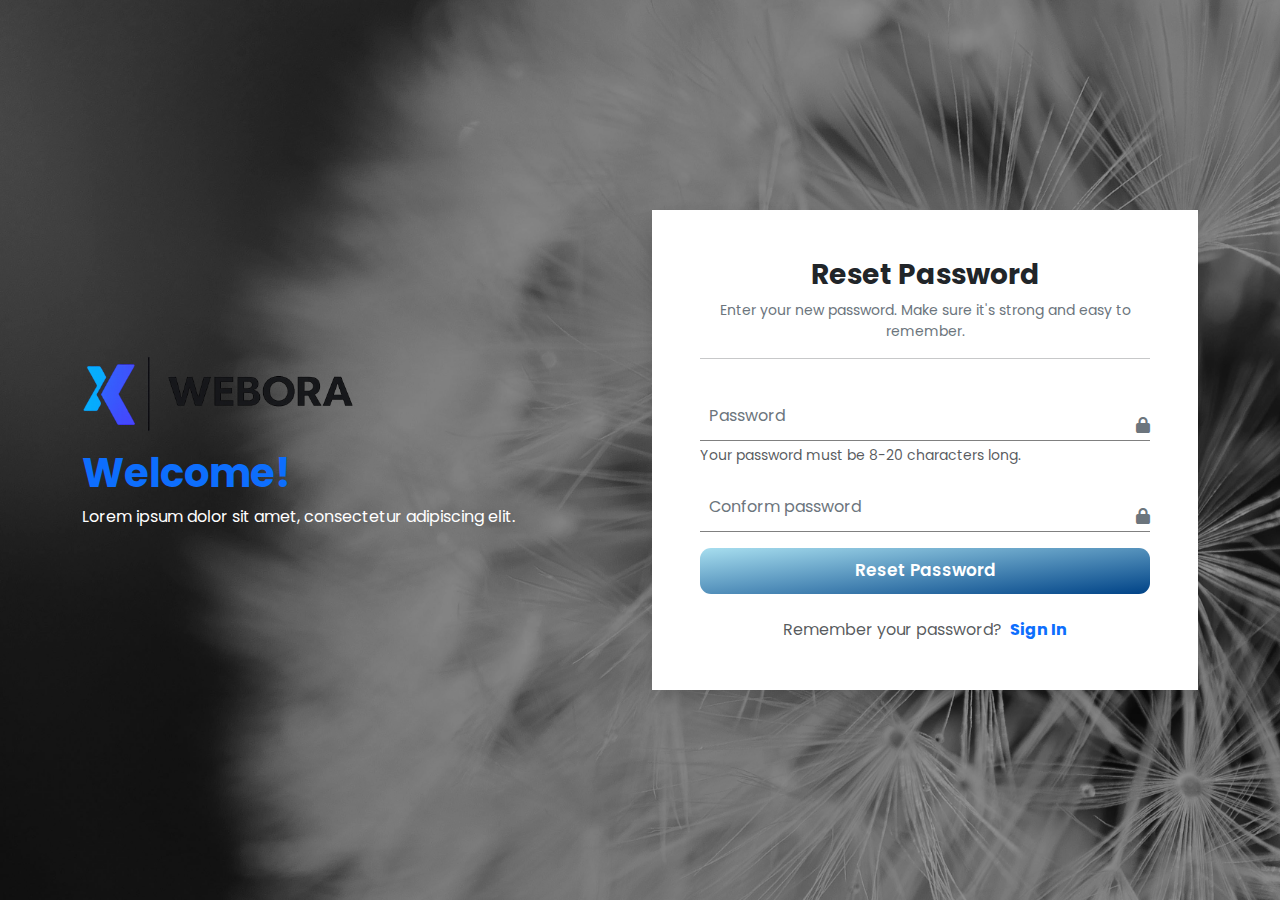
<file: index.html>
<!DOCTYPE html>
<html lang="en">
<head>
    <!-- Page Title -->
    <title>Reset Password Form Html Template</title>

    <!-- Favicon -->
    <link rel="icon" type="image/png" href="assets/images/fevicon.png">

    <!-- Meta Tags -->
    <meta charset="utf-8">
    <meta name="viewport" content="width=device-width, initial-scale=1">

    <!-- Bootstrap CSS -->
    <link href="https://cdn.jsdelivr.net/npm/bootstrap@5.3.3/dist/css/bootstrap.min.css" rel="stylesheet">

    <!-- Font Awesome Icons -->
    <link rel="stylesheet" href="https://cdnjs.cloudflare.com/ajax/libs/font-awesome/6.6.0/css/all.min.css">

    <!-- Google Font -->
    <link href="https://fonts.googleapis.com/css2?family=Poppins:wght@300;400;500;600&display=swap" rel="stylesheet">

    <!-- Custom CSS -->
    <link rel="stylesheet" href="css/style.css">
</head>

<body>

   <!-- =======================================
    Reset_password Section
======================================= -->
<section class="auth-section d-flex align-items-center">
    <div class="container">
        <div class="row align-items-center">
            <!-- welcome Box Column -->
            <div class="col-lg-6 d-none d-lg-block">
                <div class="welcome">
                    <img src="assets/images/web.png" alt="" class="img-fluid mb-3">
                    <h1 class="mb-2 fw-bold text-primary">Welcome!</h1>
                    <p class="text-white">Lorem ipsum dolor sit amet, consectetur adipiscing elit.</p>
                </div>
            </div>
            <!-- Reset_password Box Column -->
            <div class="col-12 col-md-12 col-lg-6">
                
                <!-- Reset_password Content Box -->
                <div class="Content p-5 bg-white shadow">

                    <!-- Heading -->
                    <div class="auth-header text-center">
                        <h3 class="text-dark mb-2">Reset Password</h3>
                        <p class="text-secondary">Enter your new password. Make sure it's strong and easy to remember.</p>
                    </div>

                    <!-- Divider -->
                    <div class="text-secondry mb-4">
                        <hr>
                    </div>

                    <!-- Reset_password Form -->
                    <form action="#">

                        <!-- Password Input -->
                        <div class="form-floating mb-1 position-relative text-secondary form-group-custom">
                            <input type="password" class="form-control" id="floatingPassword" placeholder="Password" required>
                            <label for="floatingPassword">Password</label>
                            <i class="fa-solid fa-lock position-absolute bottom-0 end-0 translate-middle-y"></i>
                        </div>
                        <div id="passwordHelpBlock" class="form-text mb-2">
                            Your password must be 8-20 characters long.
                        </div>

                        <!-- Reset_password Input -->
                        <div class="form-floating mb-3 position-relative text-secondary form-group-custom">
                            <input type="password" class="form-control" id="floatingPassword" placeholder="Password" required>
                            <label for="floatingPassword">Conform password</label>
                            <i class="fa-solid fa-lock position-absolute bottom-0 end-0 translate-middle-y"></i>
                        </div>

                        <!-- Submit Button -->
                        <button type="submit" class="btn text-white custom-btn w-100 mb-4">Reset Password</button>
                    </form>

                    <!-- Create Account Link -->
                    <div class="auth-login-account fw-normal text-muted text-center">
                        Remember your password? <a href="index.html" class="text-primary fw-bold text-decoration-none ms-1">Sign In</a>
                    </div>

                </div>
                <!-- End Content Box -->

            </div>
            <!-- End Column -->

        </div>
    </div>
</section>
<!-- End Reset_password Section -->

</body>
</html>
</file>
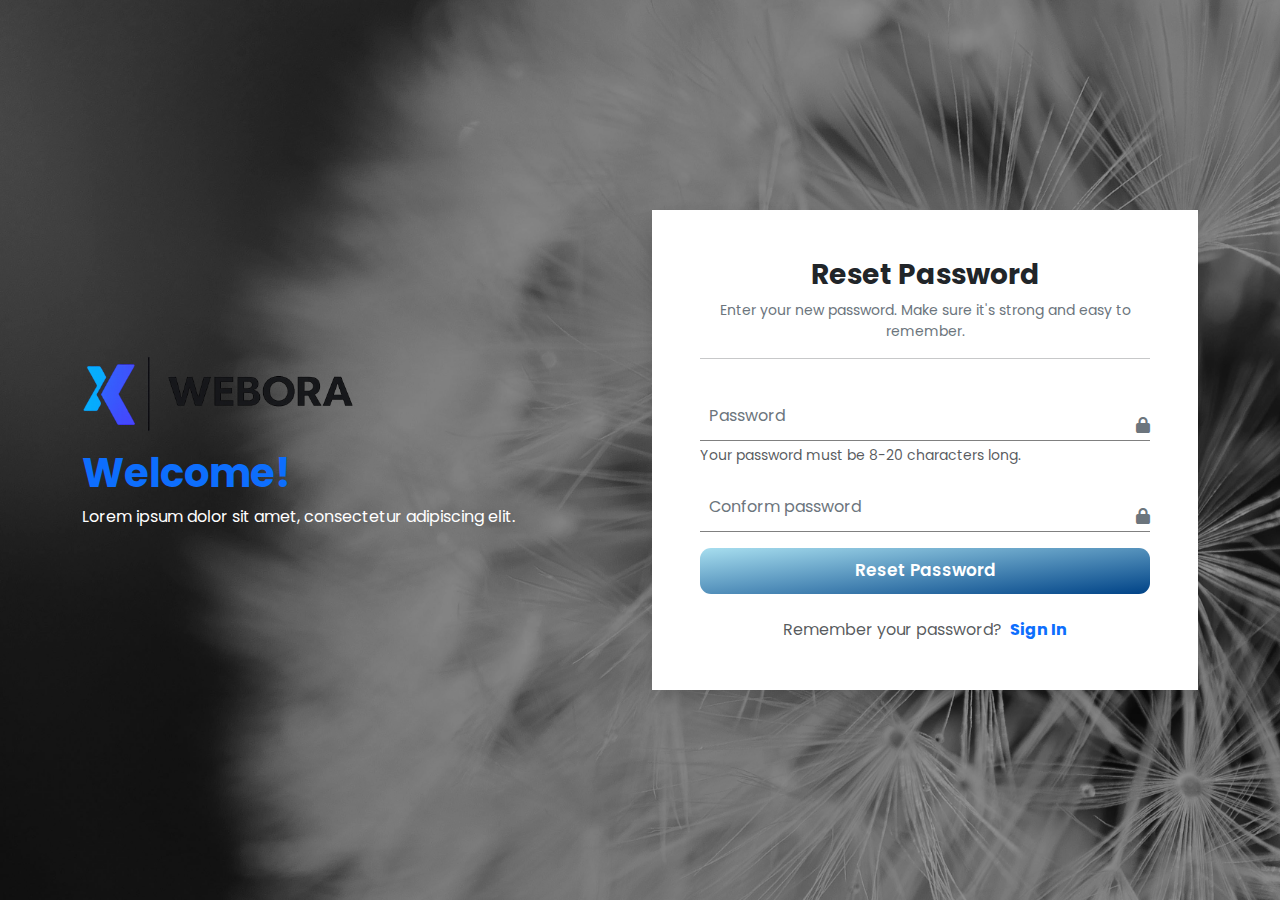
<file: Reset_password.html>
<!DOCTYPE html>
<html lang="en">
<head>
    <!-- Page Title -->
    <title>Reset Password Form Html Template</title>

    <!-- Favicon -->
    <link rel="icon" type="image/png" href="assets/images/fevicon.png">

    <!-- Meta Tags -->
    <meta charset="utf-8">
    <meta name="viewport" content="width=device-width, initial-scale=1">

    <!-- Bootstrap CSS -->
    <link href="https://cdn.jsdelivr.net/npm/bootstrap@5.3.3/dist/css/bootstrap.min.css" rel="stylesheet">

    <!-- Font Awesome Icons -->
    <link rel="stylesheet" href="https://cdnjs.cloudflare.com/ajax/libs/font-awesome/6.6.0/css/all.min.css">

    <!-- Google Font -->
    <link href="https://fonts.googleapis.com/css2?family=Poppins:wght@300;400;500;600&display=swap" rel="stylesheet">

    <!-- Custom CSS -->
    <link rel="stylesheet" href="css/style.css">
</head>

<body>

   <!-- =======================================
    Reset_password Section
======================================= -->
<section class="auth-section d-flex align-items-center">
    <div class="container">
        <div class="row align-items-center">
            <!-- welcome Box Column -->
            <div class="col-lg-6 d-none d-lg-block">
                <div class="welcome">
                    <img src="assets/images/web.png" alt="" class="img-fluid mb-3">
                    <h1 class="mb-2 fw-bold text-primary">Welcome!</h1>
                    <p class="text-white">Lorem ipsum dolor sit amet, consectetur adipiscing elit.</p>
                </div>
            </div>
            <!-- Reset_password Box Column -->
            <div class="col-12 col-md-12 col-lg-6">
                
                <!-- Reset_password Content Box -->
                <div class="Content p-5 bg-white shadow">

                    <!-- Heading -->
                    <div class="auth-header text-center">
                        <h3 class="text-dark mb-2">Reset Password</h3>
                        <p class="text-secondary">Enter your new password. Make sure it's strong and easy to remember.</p>
                    </div>

                    <!-- Divider -->
                    <div class="text-secondry mb-4">
                        <hr>
                    </div>

                    <!-- Reset_password Form -->
                    <form action="#">

                        <!-- Password Input -->
                        <div class="form-floating mb-1 position-relative text-secondary form-group-custom">
                            <input type="password" class="form-control" id="floatingPassword" placeholder="Password" required>
                            <label for="floatingPassword">Password</label>
                            <i class="fa-solid fa-lock position-absolute bottom-0 end-0 translate-middle-y"></i>
                        </div>
                        <div id="passwordHelpBlock" class="form-text mb-2">
                            Your password must be 8-20 characters long.
                        </div>

                        <!-- Reset_password Input -->
                        <div class="form-floating mb-3 position-relative text-secondary form-group-custom">
                            <input type="password" class="form-control" id="floatingPassword" placeholder="Password" required>
                            <label for="floatingPassword">Conform password</label>
                            <i class="fa-solid fa-lock position-absolute bottom-0 end-0 translate-middle-y"></i>
                        </div>

                        <!-- Submit Button -->
                        <button type="submit" class="btn text-white custom-btn w-100 mb-4">Reset Password</button>
                    </form>

                    <!-- Create Account Link -->
                    <div class="auth-login-account fw-normal text-muted text-center">
                        Remember your password? <a href="index.html" class="text-primary fw-bold text-decoration-none ms-1">Sign In</a>
                    </div>

                </div>
                <!-- End Content Box -->

            </div>
            <!-- End Column -->

        </div>
    </div>
</section>
<!-- End Reset_password Section -->

</body>
</html>
</file>
<file: css/style.css>
/* =========================================
   GLOBAL FONT SETTINGS
   ========================================= */
html, body {
    font-family: 'Poppins', sans-serif !important;
}

/* =========================================
   Form SECTION BACKGROUND + OVERLAY
   ========================================= */
.auth-section {
     position: relative;
    min-height: 100vh;
    width: 100%;
    background-image: url('../assets/images/Background.jpg');
    background-size: cover;
    background-position: center center;
    background-repeat: no-repeat;
}

/* Dark transparent overlay */
.auth-section::before {
    content: "";
    position: absolute;
    top: 0;
    left: 0;
    width: 100%;
    height: 100%;
    background: rgba(0,0,0,0.4);
}

.welcome {
    position: relative;
    z-index: 2;
}
.welcome img{width: 50%;}

/* Content appears above overlay */
.Content{
    position: relative;
    z-index: 2;
}

/* =========================================
   HEADING STYLING
   ========================================= */
.auth-header h3 {
    font-weight: 700;
}

.auth-header p{
    color: #6e6666;
    font-size: 14px;
}

/* =========================================
   INPUT FIELD STYLING
   ========================================= */
.form-group-custom input{
    border: none;
    border-bottom: 1px solid grey;
    border-radius: 0px;
}
.form-floating>.form-control{padding: 26px 20px 0px 13px !important;}
.form-floating>label{padding: 20px 8px 0px 8px !important;}

/* Input focus highlight */
.auth-section input:focus, .auth-section input:active{
    box-shadow: none;
    border-color: black;
}

.form-links .form-check-label{
    font-size: 14px;
}
.form-links .form-check-input{
    border: 1px solid grey;
}

/* =========================================
   CUSTOM BUTTON (SIGN IN)
   ========================================= */
.custom-btn {
    font-size: 17px;
    font-weight: 600;
    background-image: linear-gradient(to right bottom, #a7deef, #004387);
    padding: 10px;
    border-radius: 11px;
    border: none;
    transition: 0.3s;
}

/* Button hover smooth lift */
.custom-btn:hover {
    background-image: linear-gradient(to right bottom, #a7deef, #044b98);
    transform: translateY(-2px);
}

.auth-login-account{font-size: 16px;}

/* =========================================
   SOCIAL ICON BUTTONS
   ========================================= */
.auth-social-icons a{
    width: 40px;
    height: 40px;
    border-radius: 25px;
    border: 1px solid white;
    transition: 0.4 ease all;
}

/* Default gradient backgrounds */
.auth-social-icons a.icon-facebook{background-image: linear-gradient(to top, #234ca1, #8db3fe);}
.auth-social-icons a.icon-twitter{background-image: linear-gradient(to top, #06a5d1, #99eaff);}
.auth-social-icons a.icon-google{background-image: linear-gradient(to top, #dd4b39, #ff998d);}

/* Solid color hover effect (smooth) */
.auth-social-icons a.icon-facebook:hover{
    background-image: none;
    background-color: #3b5998;
    color: #fff !important;
}

.auth-social-icons a.icon-twitter:hover{
    background-image: none;
    background-color: #1da1f2;
    color: #fff !important;
}

.auth-social-icons a.icon-google:hover{
    background-image: none;
    background-color: #db4437;
    color: #fff !important;
}

/* Icon vertical alignment */
.auth-social-icons a i {
    line-height: 25px;
}

/* =========================================
   OTP Verificatiion form css
   ========================================= */

.otp_input input{
    width: 45px;
    height: 40px;
    text-align: center;
    font-size: 15px;
    font-weight: 600;
}

/* OTP Resend button */
.resend-btn {
    font-size: 15px;
    font-weight: 600;
    color: #787878;
    background-image: linear-gradient(to right bottom, #d4eff7, #bbd5f1);
    padding: 5px 13px;
    border-radius: 11px;
    border: none;
    transition: 0.3s;
}

/* Button hover smooth lift */
.resend-btn:hover {
    background-image: linear-gradient(to right bottom, #d5e8ee, #c7dbf0);
    color: #787878;
    transform: translateY(-2px);
}
/* OTP boxes responsive fix */
.otp_input .form-control {
    margin-right: 8px;
}

.otp_input .form-control:last-child {
    margin-right: 0;
}

/* =========================================
   RESPONSIVE DESIGN
   ========================================= */
   /* desktop (max-width 767px) */
@media screen and (max-width: 991px){
    .form-links {
        font-size: 14px;
    }
}
/* Tablet fixes (max-width 767px) */
@media screen and (max-width: 767px) {
    /* OTP Verification form */
     .otp_input .form-control {
        width: 40px;
        height: 40px;
        margin-right: 6px;
    }

}

/* Small mobile (max-width: 480px) */
@media screen and (max-width: 480px) {

    .Content {
        padding: 30px !important;
    }

    .auth-header h3 {
        font-size: 20px;
    }

    .auth-header p {
        font-size: 13px;
    }
    
    .form-group-custom input {
        font-size: 14px;
    }

    .custom-btn {
        font-size: 15px;
        padding: 8px;
    }

    .auth-new-account{
        font-size: 14px;
    }

    .auth-login-account{
        font-size: 14px;
    }

    .auth-social-icons a {
        width: 38px;
        height: 38px;
    }

    .auth-social-icons a i {
        font-size: 14px;
        line-height: 25px;
    }

    /* OTP Verification Form */
    .otp_input label {font-size: 13px;}

     .otp_input .d-flex {
        flex-wrap: wrap;
        justify-content: center;
    }

    .otp_input .form-control {
        width: 32px;
        height: 32px;
        margin: 5px;
        font-size: 10px;
        
    }
}
</file>
